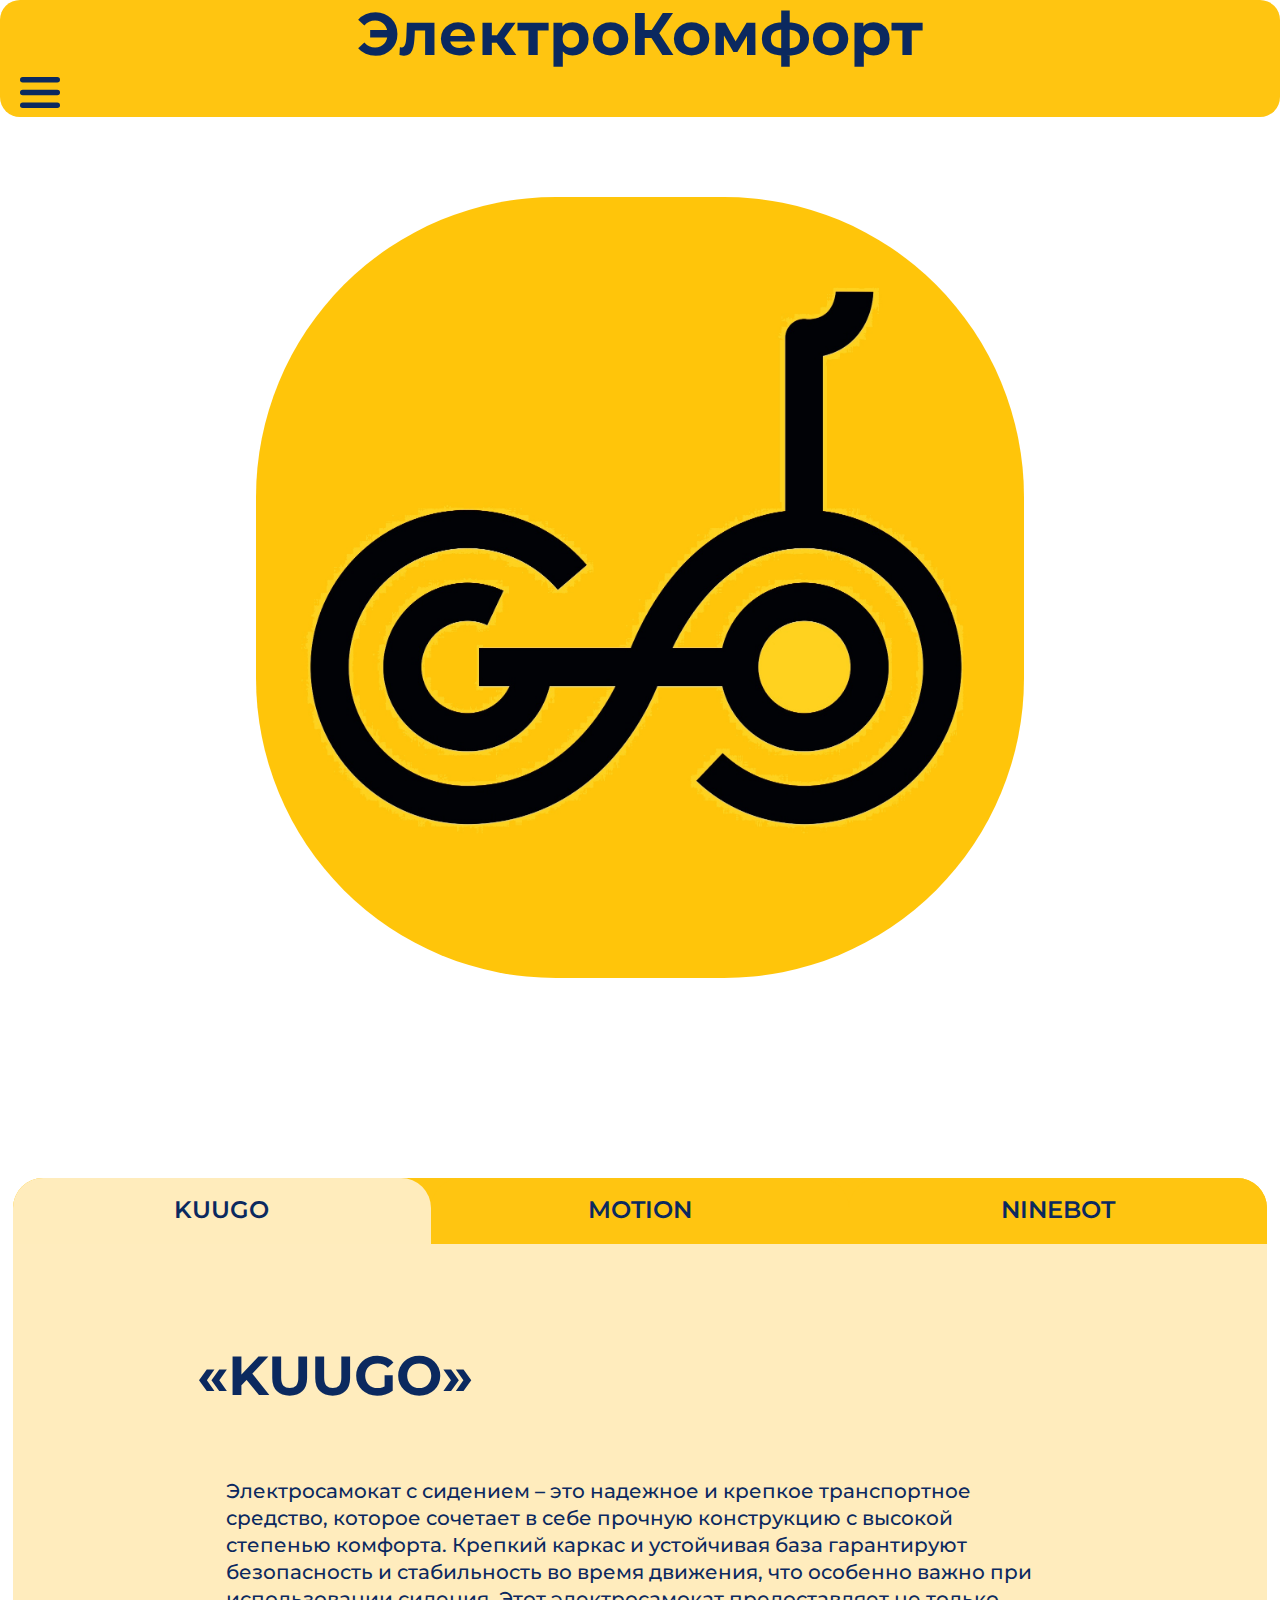
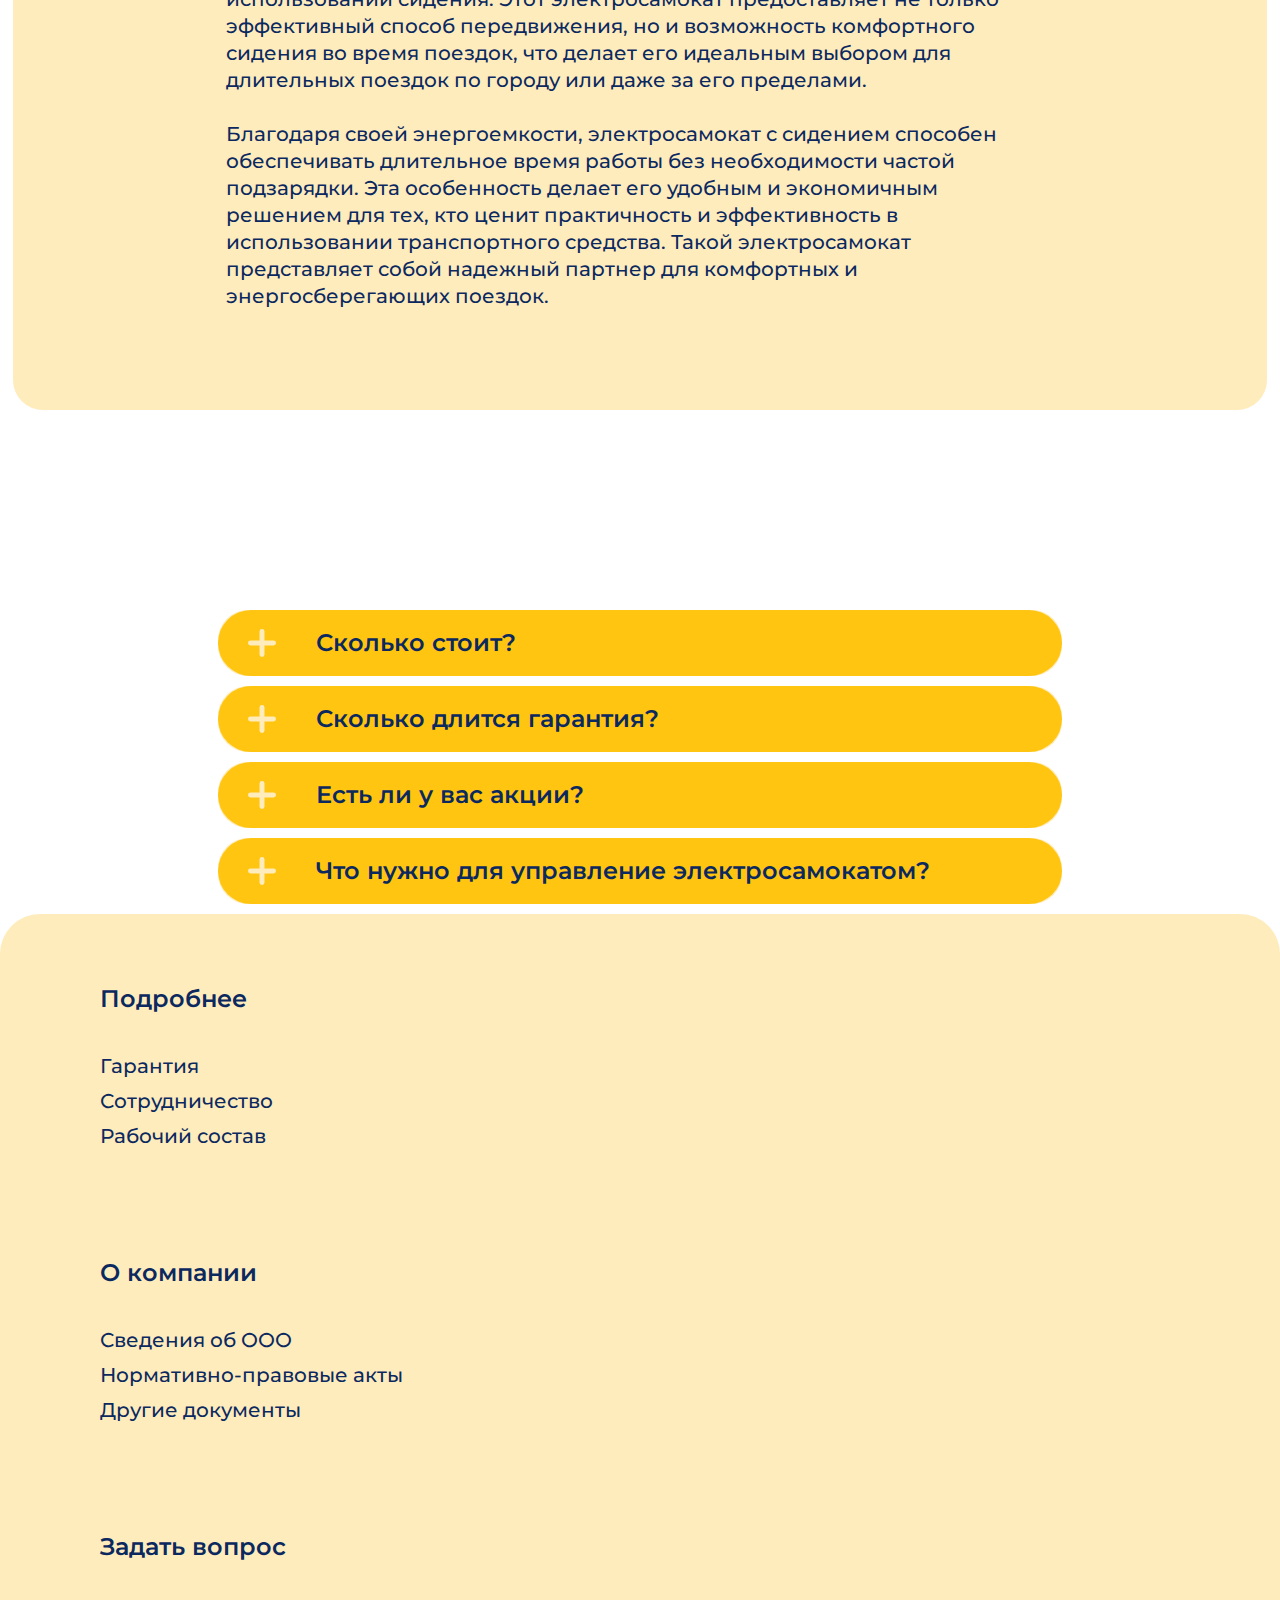
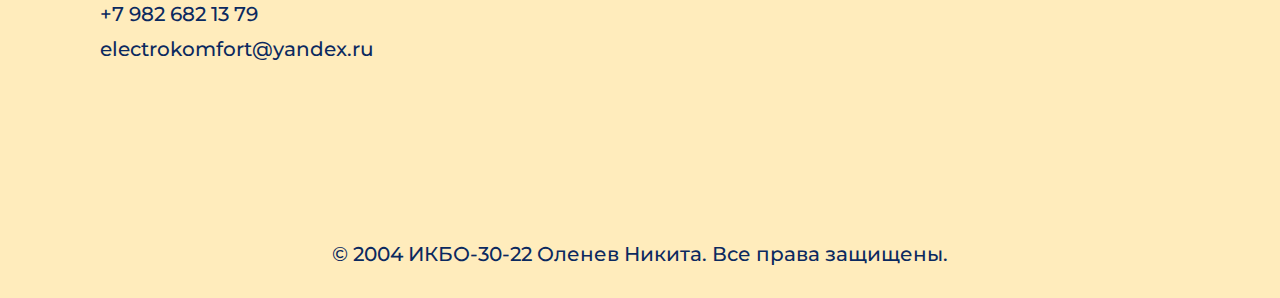
<file: index.html>
<!DOCTYPE html>
<html lang="en">
<head>
    <meta charset="UTF-8">
    <meta http-equiv="X-UA-Compatible" content="IE=edge">
    <meta name="viewport" content="width=device-width, initial-scale=1.0">
    <link rel="preconnect" href="https://fonts.googleapis.com">
    <link rel="preconnect" href="https://fonts.gstatic.com" crossorigin>
    <link href="https://fonts.googleapis.com/css2?family=Montserrat:wght@400;500;600;700&display=swap" rel="stylesheet">
    <link rel="stylesheet" href="GLAV_css/style.css">
    <title>ЭлектроКомфорт</title>
    <script src="GLAV_script.js"></script>
</head>
<body>
    <header>
            <p class="logo_name">ЭлектроКомфорт</p>
        <nav class="nav-main">
            <div class="menu_glav">
                <a href ="index.html" class="nav-a">Главная страница</a>
                <a href="FOTO_index.html" class="nav-a">Фотосет</a>
                <a href="FORM_index.html" class="nav-a">Под заказ</a>
                <a href="SHOP_index.html" class="nav-a">Купить</a>
                <a href="KORZINA_index.html" class="nav-a">Корзина
                    <div id ="card01" class="cartCount">0</div>
                </a>
            </div>
        </nav>
        
        <div class="burger-menu">
            <div class="burger-icon">
            <img src="GLAV_img/burger.svg" alt="Burger Icon" />
            </div>
            <div class="menu">
                <a href ="index.html" class="nav-a">Главная страница</a>
                <a href="FOTO_index.html" class="nav-a">Фотосет</a>
                <a href="FORM_index.html" class="nav-a">Под заказ</a>
                <a href="SHOP_index.html" class="nav-a">Купить</a>
                <a href="KORZINA_index.html" class="nav-a">Корзина
                    <div id ="card02" class="cartCount">0</div>
                </a>
            </div>
        </div>
    </header>

    <main>
        <div class="header-image">
            <img class="main-image" src="GLAV_img/Logotip.jpg" alt="">
        </div>
        <div class="tabs-container" id="about">
            <div class="tabs">
                <div class="tabs-nav">
                    <a href="" class="tabs-nav-btn active" data-tab="#tab-1">KUUGO</a>
                    <a href="" class="tabs-nav-btn" data-tab="#tab-2">MOTION</a>
                    <a href="" class="tabs-nav-btn" data-tab="#tab-3">NINEBOT</a>
                </div>
                <div class="tabs-content">
                    <div class="tabs-item active" id="tab-1">
                        <h1>&laquo;KUUGO&raquo;</h1>
                        <p>Электросамокат с сидением – это надежное и крепкое транспортное средство, которое сочетает в себе прочную конструкцию с высокой степенью комфорта. Крепкий каркас и устойчивая база гарантируют безопасность и стабильность во время движения, что особенно важно при использовании сидения. Этот электросамокат предоставляет не только эффективный способ передвижения, но и возможность комфортного сидения во время поездок, что делает его идеальным выбором для длительных поездок по городу или даже за его пределами.<br />
                            <br />
                            Благодаря своей энергоемкости, электросамокат с сидением способен обеспечивать длительное время работы без необходимости частой подзарядки. Эта особенность делает его удобным и экономичным решением для тех, кто ценит практичность и эффективность в использовании транспортного средства. Такой электросамокат представляет собой надежный партнер для комфортных и энергосберегающих поездок.
                            </p>
                    </div>
                    <div class="tabs-item" id="tab-2">
                        <h1>&laquo;MOTION&raquo;</h1>
                        <p>Светящийся скоростной электросамокат - это инновационное транспортное средство, которое не только обеспечивает быструю передвижение, но и добавляет элемент стиля и безопасности. Система подсветки, встроенная в дизайн самоката, придает ему уникальный внешний вид и делает его заметным даже в условиях низкой освещенности. Это особенно полезно для безопасности вечерних или ночных поездок, когда видимость становится критически важной.<br />
                        <br />
                        Скоростной режим электросамоката обеспечивает быстрое и эффективное перемещение, что делает его отличным выбором для тех, кто ценит экономию времени в городском ритме жизни. Современные технологии управления скоростью и безопасности делают этот электросамокат не только высокоскоростным, но и легко управляемым, что важно для комфортного и безопасного использования. Светящийся скоростной электросамокат представляет собой современное решение для тех, кто ищет сочетание стиля, удобства и динамичной мобильности.</p>
                    </div>
                    <div class="tabs-item" id="tab-3">
                        <h1>&laquo;NINEBOT&raquo;</h1>
                        <p>Электросамокат представляет собой инновационное средство передвижения, которое вобрало в себя все лучшие характеристики: быстроту, легкость и эргономичность. Благодаря мощному электродвигателю, этот электросамокат способен развивать высокую скорость, предоставляя пользователю эффективный и быстрый способ перемещения по городу. Такая мобильность особенно ценится в условиях современного ритма жизни, где время играет ключевую роль.<br />
                        <br />
                        Современные электросамокаты также известны своей легкостью и компактностью. Их конструкция обеспечивает превосходную маневренность, что делает их идеальным средством передвижения в условиях городских улиц и пешеходных зон. Благодаря использованию легких и прочных материалов, электросамокаты легко поднимаются и переносятся, что добавляет удобства в их использовании. Комбинация быстроты, легкости и эргономичного дизайна делает электросамокаты весьма привлекательными для тех, кто ценит эффективность и комфорт в городской среде.</p>
                    </div>
                </div>
            </div>
        </div>


        <div class="accordion" id="faq">
            <div class="accordion-item">
                <button class="accordion-header"><img src="GLAV_img/plus.svg" class="accordion-icon">Сколько стоит?</button>
                <div class="accordion-content">
                    <p>С ценами вы можете ознакомиться на странице "Купить".<br />
                    <br />
                    Там же вы можете добавить понравившийся вам товар в корзину.</p>
                </div>
            </div>
            <div class="accordion-item">
                <button class="accordion-header"><img src="GLAV_img/plus.svg" class="accordion-icon">Сколько длится гарантия?</button>
                <div class="accordion-content">
                    <p>Гарантия на готовые элктросамокаты длится 1 год.<br />
                    <br />
                    На кастомные версии гарантия полтора года.</p>
                </div>
            </div>
            <div class="accordion-item">
                <button class="accordion-header"><img src="GLAV_img/plus.svg" class="accordion-icon">Есть ли у вас акции?</button>
                <div class="accordion-content">
                    <p>Да, покупка вашего первого кастомного электросамоката будет дешевле на 20%.</p>
                </div>
            </div>
            <div class="accordion-item">
                <button class="accordion-header"><img src="GLAV_img/plus.svg" class="accordion-icon">Что нужно для управление электросамокатом?</button>
                <div class="accordion-content">
                    <p>В настоящий момент управлять самокатом может любой взрослый и ребенок с 14 лет.</p>
                </div>
            </div>
        </div>
    </main>

    <footer>
        <div class="basement">
            <div class="basement-info">
                <div class="basement-more">
                    <p class="basement-h">Подробнее</p>
                    <p class="basement-p">Гарантия</p>
                    <p class="basement-p">Сотрудничество</p>
                    <p class="basement-p">Рабочий состав</p>
                </div>
                <div class="basement-more">
                    <p class="basement-h">О&nbsp;компании</p>
                    <p class="basement-p">Сведения об&nbsp;ООО</p>
                    <p class="basement-p">Нормативно-правовые акты</p>
                    <p class="basement-p">Другие документы</p>
                </div>
                <div class="basement-more">
                    <p class="basement-h">Задать вопрос</p>
                    <p class="basement-p">+7 982 682 13 79</p>
                    <p class="basement-p">electrokomfort@yandex.ru</p>
                </div>
            </div>
            <p class="basement-copy">&copy;&nbsp;2004 ИКБО-30-22 Оленев Никита. Все права защищены.</p>
        </div>
    </footer>

</body>
</html>
</file>
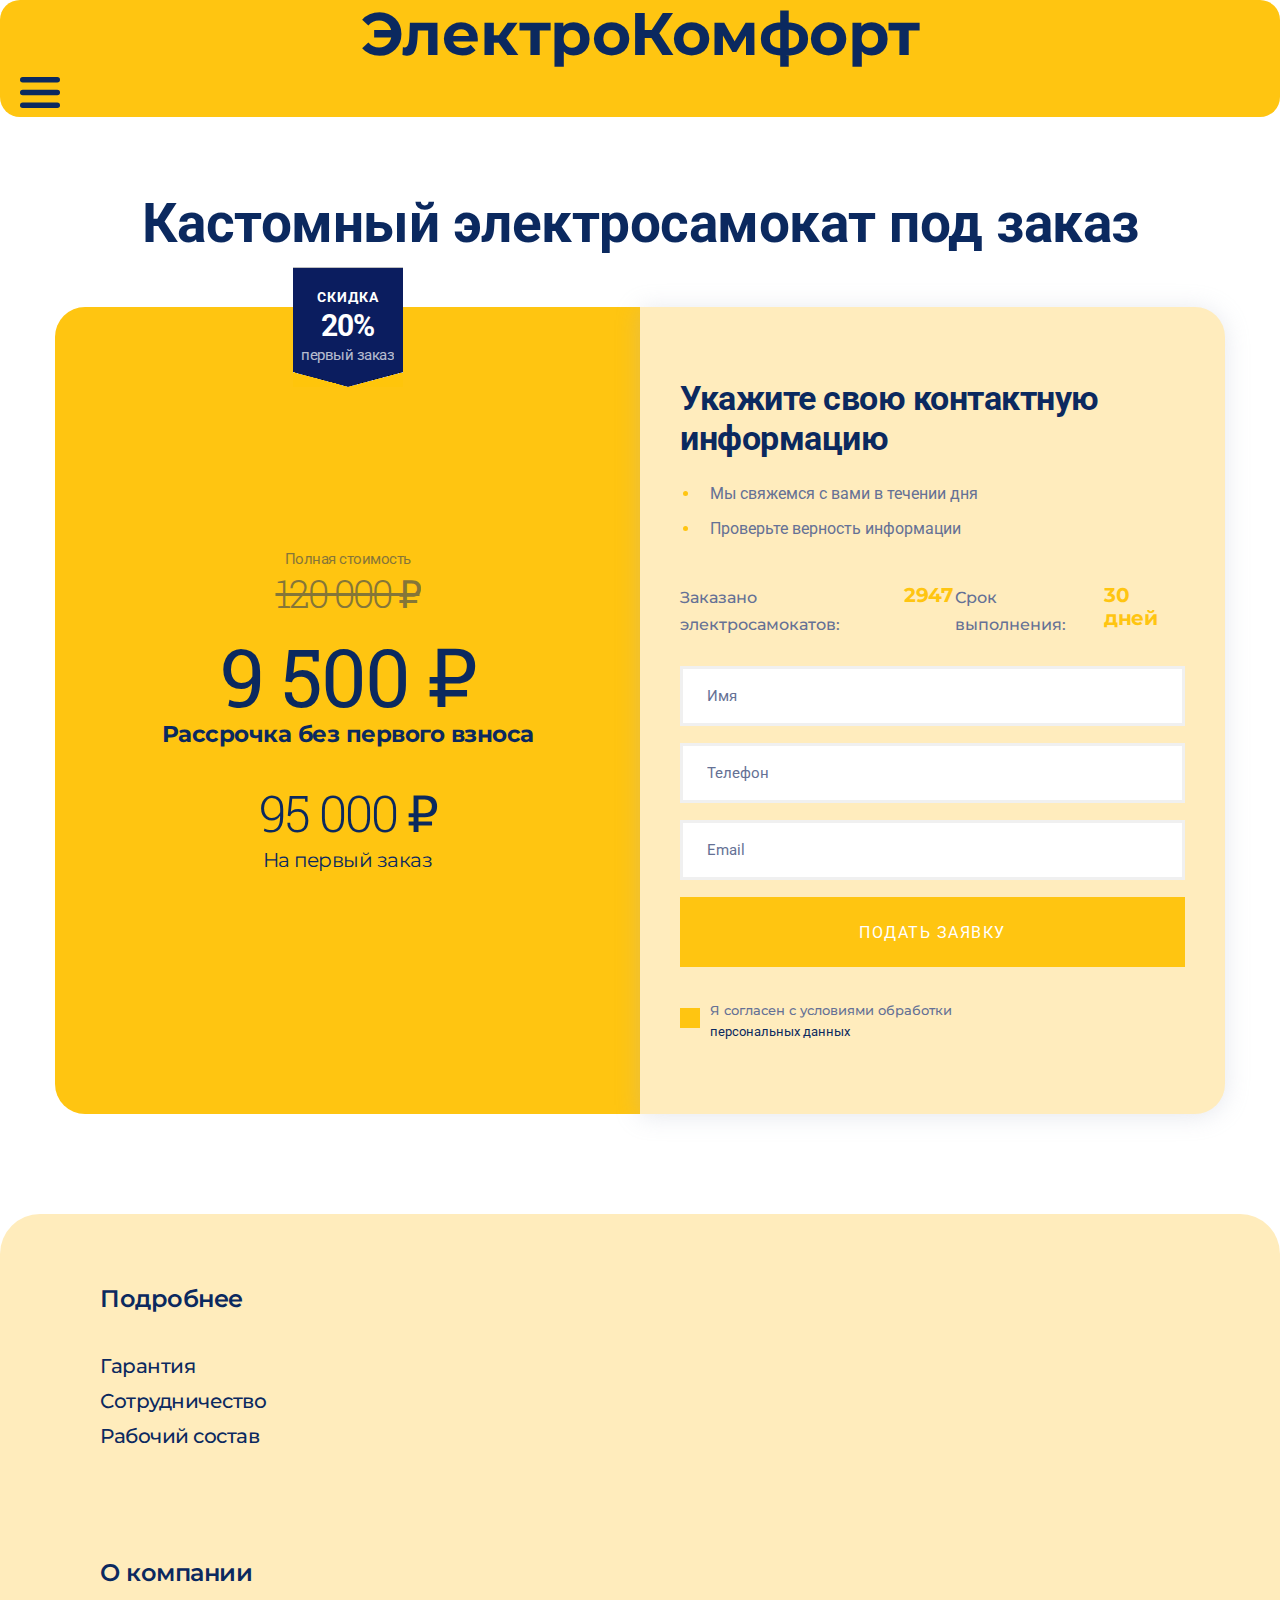
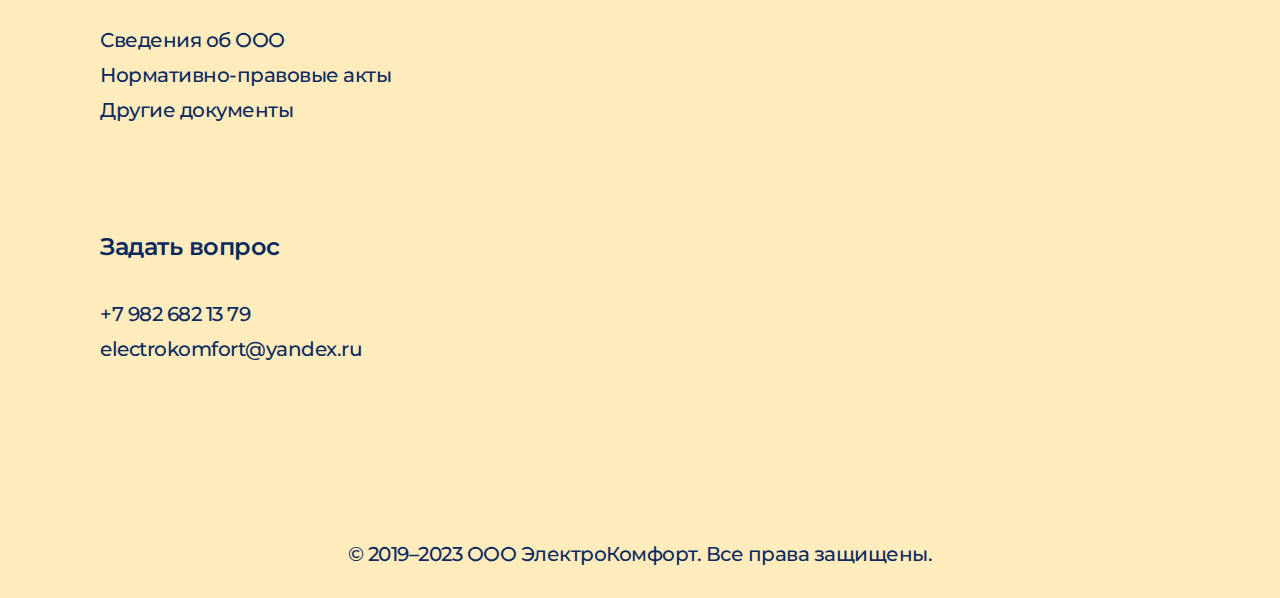
<file: FORM_index.html>
<!DOCTYPE html>
<html lang="en">
<head>
    <meta charset="UTF-8">
    <meta http-equiv="X-UA-Compatible" content="IE=edge">
    <meta name="viewport" content="width=device-width, initial-scale=1.0">
    <link rel="preconnect" href="https://fonts.googleapis.com">
    <link rel="preconnect" href="https://fonts.gstatic.com" crossorigin>
    <link href="https://fonts.googleapis.com/css2?family=Roboto+Slab:wght@300;400;700&family=Roboto:wght@400;700&display=swap" rel="stylesheet">
    <link href="https://fonts.googleapis.com/css2?family=Montserrat:wght@400;500;600;700&display=swap" rel="stylesheet">
    <link rel="stylesheet" href="FORM_css/style.css">
    <title>Курсы</title>
    <link rel="shortcut icon" href="FORM_img/favicon.ico" type="FORM_img/x-icon">
    <link rel="shortcut icon" href="FORM_img/favicon.ico" type="FORM_img/x-icon">
    <script src="GLAV_script.js"></script>
</head>

<body>
    <header>
            <p class="logo_name">ЭлектроКомфорт</p>
        <nav class="nav-main">
            <div class="menu_glav">
                <a href ="index.html" class="nav-a">Главная страница</a>
                <a href="FOTO_index.html" class="nav-a">Фотосет</a>
                <a href="FORM_index.html" class="nav-a">Под заказ</a>
                <a href="SHOP_index.html" class="nav-a">Купить</a>
                <a href="KORZINA_index.html" class="nav-a">Корзина
                    <div id ="card01" class="cartCount">0</div>
                </a>
            </div>
        </nav>
        
        <div class="burger-menu">
            <div class="burger-icon">
            <img src="GLAV_img/burger.svg" alt="Burger Icon" />
            </div>
            <div class="menu">
                <a href ="index.html" class="nav-a">Главная страница</a>
                <a href="FOTO_index.html" class="nav-a">Фотосет</a>
                <a href="FORM_index.html" class="nav-a">Под заказ</a>
                <a href="SHOP_index.html" class="nav-a">Купить</a>
                <a href="KORZINA_index.html" class="nav-a">Корзина
                    <div id ="card02" class="cartCount">0</div>
                </a>
            </div>
        </div>
    </header>

    <main>
        <div class="container">
            <h1 class="name">Кастомный электросамокат под заказ</h1>
            <section class="sec">

                <div class="block1">

                    <div class="flag">
                        <!-- <img src="images/Label.png" alt=""> -->
                        <div class="text-black">
                            <p class="tb1">СКИДКА</p>
                            <p class="tb2">20%</p>
                            <p class="tb3">первый заказ</p>
                        </div>
                    </div>

                    <div class="text1">
                        <div class="t1">
                            <p class="t11">Полная стоимость</p>
                            <p class="t12">120 000 ₽</p>
                        </div>
                        <div class="t2">
                            <p class="t21">9 500 ₽</p>
                            <p class="t22">Рассрочка без первого взноса</p>
                        </div>
                        <div class="t3">
                            <p class="t31">95 000 ₽</p>
                            <p class="t32">На первый заказ</p>
                        </div>
                    </div>
                </div>

                <div class="block2">
                    <div class="container2">
                        <h2>Укажите свою контактную информацию</h1>
                        <ul type="disc">
                            <li class="tel"><span>Мы свяжемся с вами в течении дня</span></li>
                            <li class="tel"><span>Проверьте верность информации</span></li>
                        </ul>
                        <div class="text2">
                            <div class="text21">
                                <p class="tso">Заказано электросамокатов:</p>
                                <p class="t719">2947</p>
                            </div>
                            <div class="text21">
                                <p class="tso">Срок выполнения:</p>
                                <p class="t719">30 дней</p>
                            </div>
                        </div>
                        <form>
                            <input type="text" name="username" placeholder="Имя">
                            <input type="text" name="phone" placeholder="Телефон">
                            <input type="text" name="email" placeholder="Email">
                            <button>ПОДАТЬ ЗАЯВКУ</button>
                        </form>
                        <div class="ofert">
                            <div class="checkbox">
                                <input class="checkbox_input" type="checkbox">
                            </div>
                            <div class="text3">
                                <p>Я согласен с условиями обработки</p>
                                <a href="">персональных данных</a>
                            </div>
                        </div>
                    </div>
                </div>

            </section>
        </div>
    </main>
    
    <footer>
        <div class="basement">
            <div class="basement-info">
                <div class="basement-more">
                    <p class="basement-h">Подробнее</p>
                    <p class="basement-p">Гарантия</p>
                    <p class="basement-p">Сотрудничество</p>
                    <p class="basement-p">Рабочий состав</p>
                </div>
                <div class="basement-more">
                    <p class="basement-h">О&nbsp;компании</p>
                    <p class="basement-p">Сведения об&nbsp;ООО</p>
                    <p class="basement-p">Нормативно-правовые акты</p>
                    <p class="basement-p">Другие документы</p>
                </div>
                <div class="basement-more">
                    <p class="basement-h">Задать вопрос</p>
                    <p class="basement-p">+7 982 682 13 79</p>
                    <p class="basement-p">electrokomfort@yandex.ru</p>
                </div>
            </div>
            <p class="basement-copy">&copy;&nbsp;2019&ndash;2023 ООО ЭлектроКомфорт. Все права защищены.</p>
        </div>
    </footer>
</body>
</html>
</file>
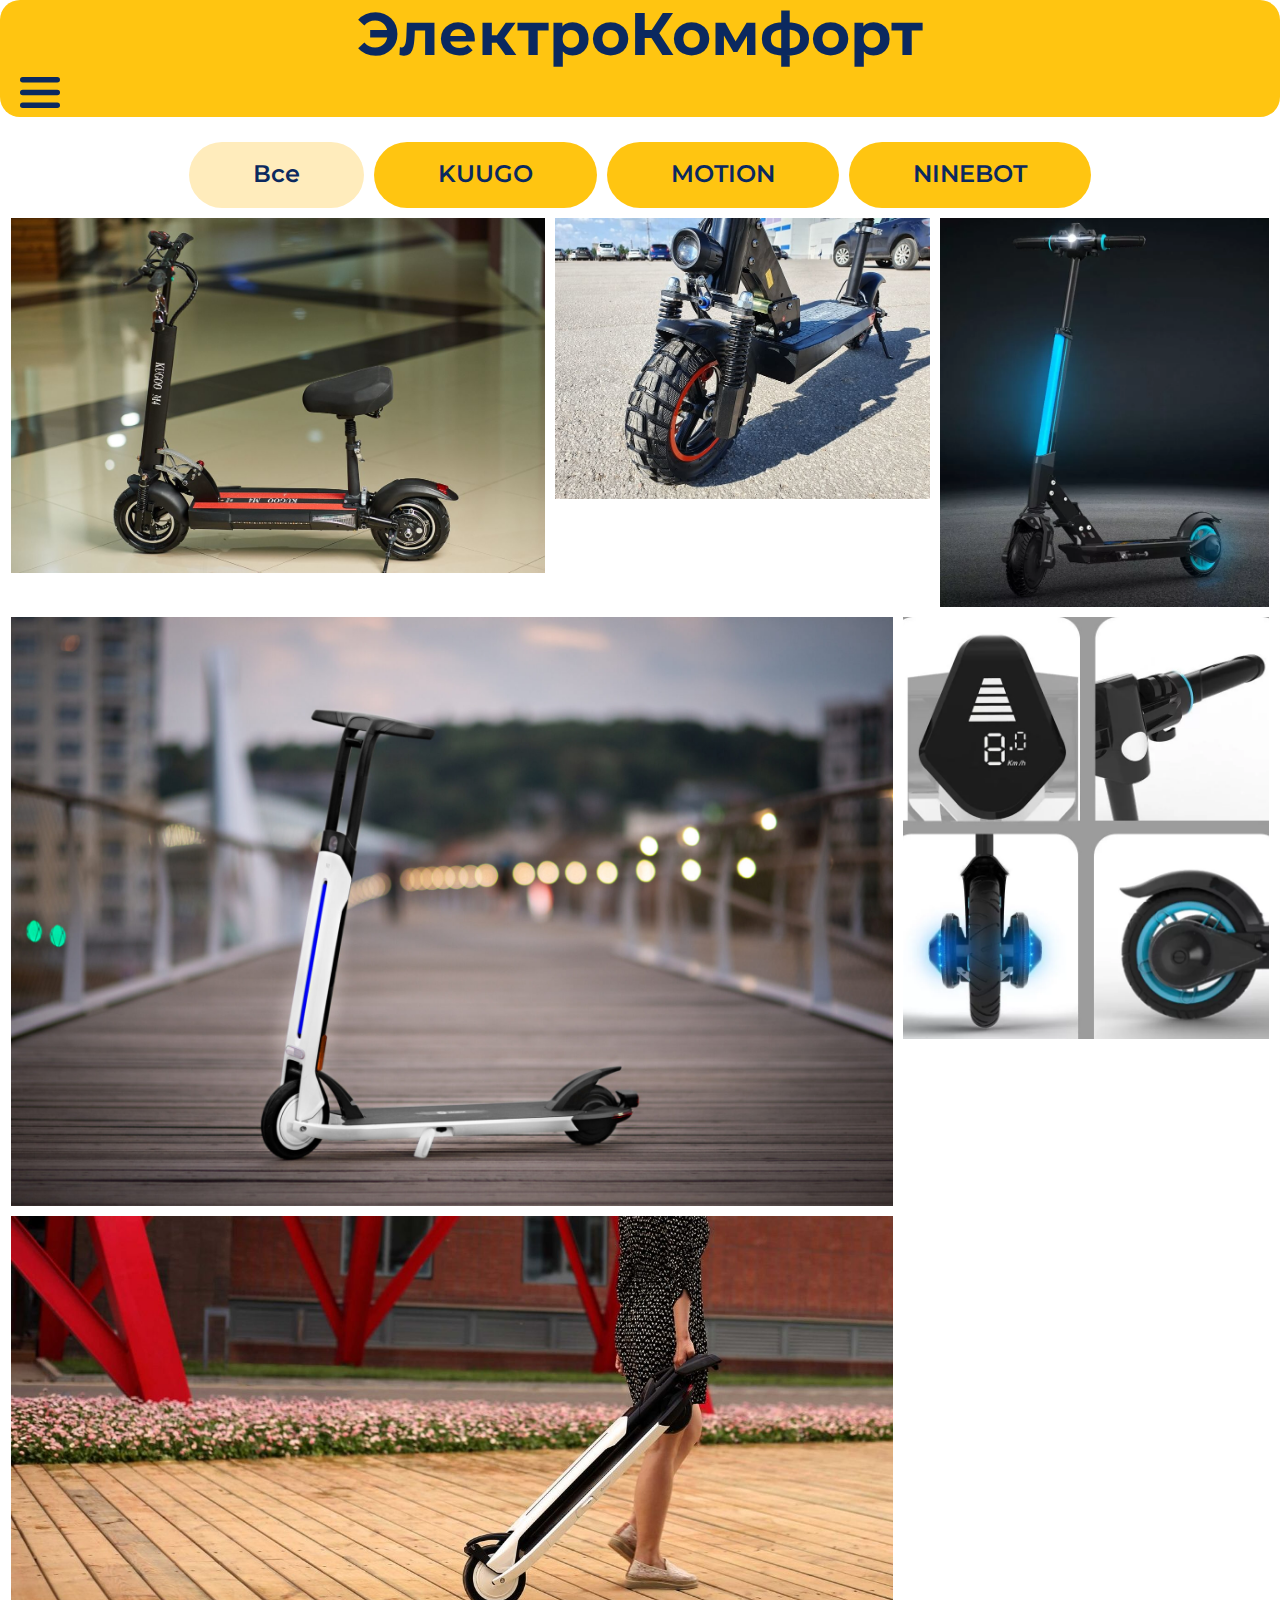
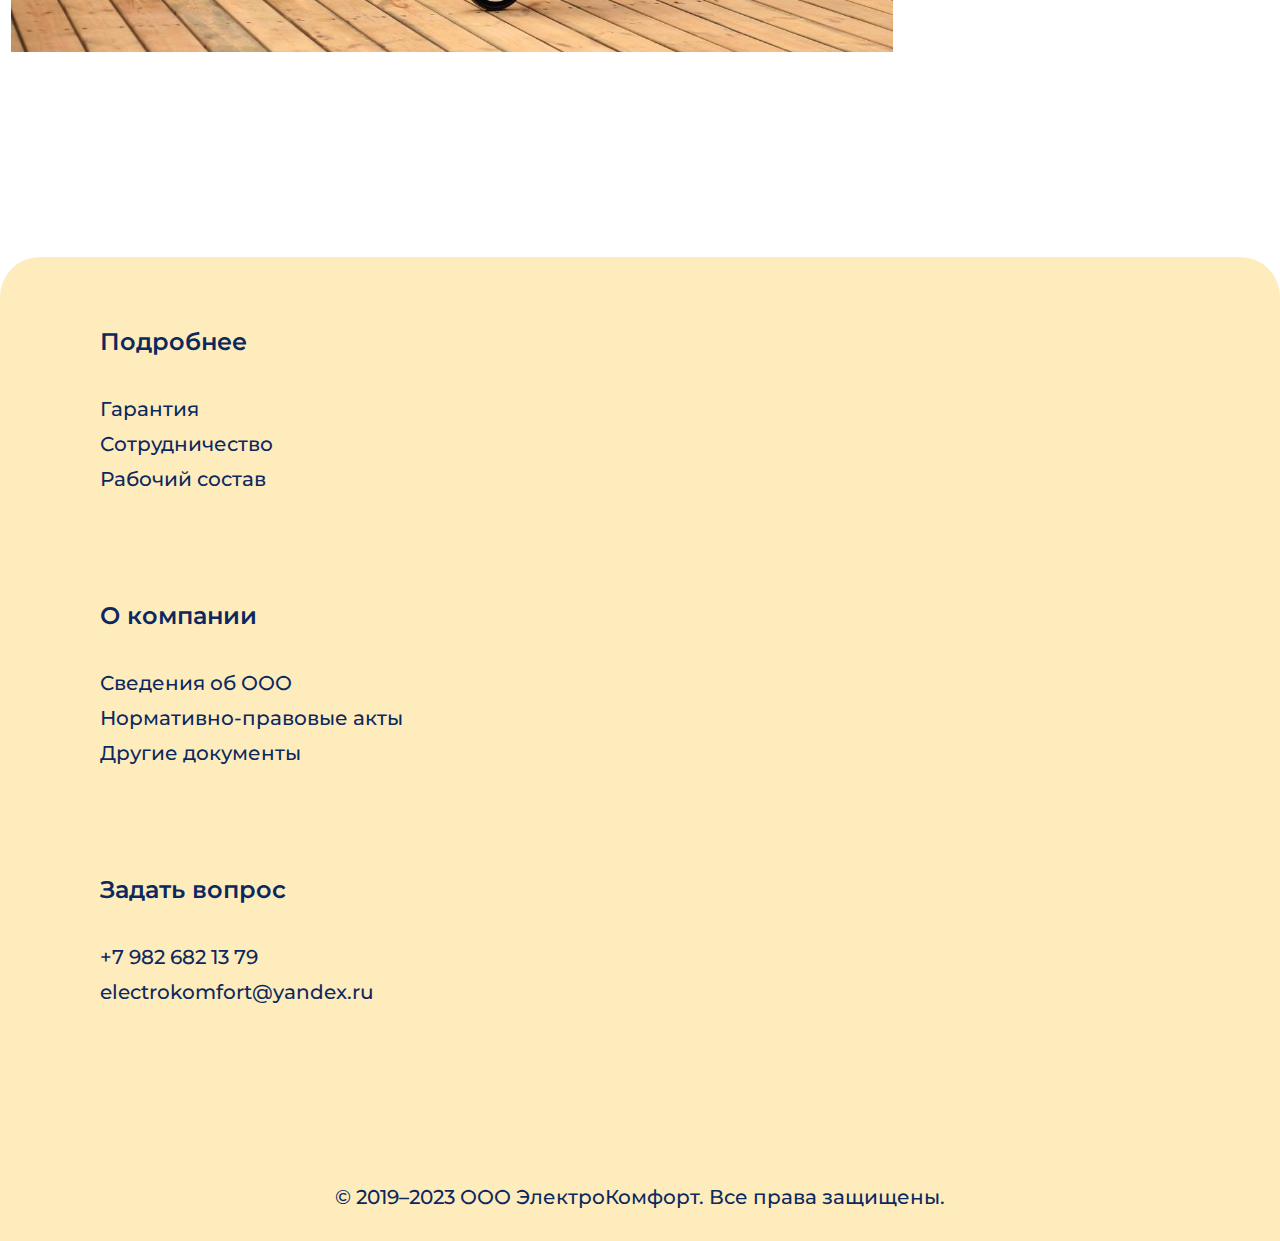
<file: FOTO_index.html>
<!DOCTYPE html>
<html lang="en">
<head>
    <meta charset="UTF-8">
    <meta http-equiv="X-UA-Compatible" content="IE=edge">
    <meta name="viewport" content="width=device-width, initial-scale=1.0">
    <link rel="preconnect" href="https://fonts.googleapis.com">
    <link rel="preconnect" href="https://fonts.gstatic.com" crossorigin>
    <link href="https://fonts.googleapis.com/css2?family=Montserrat:wght@400;500;600;700&display=swap" rel="stylesheet">
    <link rel="stylesheet" href="GLAV_css/style.css">
    <title>ДОЛ &laquo;Вишкиль&raquo;</title>
    <script src="GLAV_script.js"></script>
</head>
<body>
    <header>
            <p class="logo_name">ЭлектроКомфорт</p>
        <nav class="nav-main">
            <div class="menu_glav">
                <a href ="index.html" class="nav-a">Главная страница</a>
                <a href="FOTO_index.html" class="nav-a">Фотосет</a>
                <a href="FORM_index.html" class="nav-a">Под заказ</a>
                <a href="SHOP_index.html" class="nav-a">Купить</a>
                <a href="KORZINA_index.html" class="nav-a">Корзина
                    <div id ="card01" class="cartCount">0</div>
                </a>
            </div>
        </nav>
        
        <div class="burger-menu">
            <div class="burger-icon">
            <img src="GLAV_img/burger.svg" alt="Burger Icon" />
            </div>
            <div class="menu">
                <a href ="index.html" class="nav-a">Главная страница</a>
                <a href="FOTO_index.html" class="nav-a">Фотосет</a>
                <a href="FORM_index.html" class="nav-a">Под заказ</a>
                <a href="SHOP_index.html" class="nav-a">Купить</a>
                <a href="KORZINA_index.html" class="nav-a">Корзина
                    <div id ="card02" class="cartCount">0</div>
                </a>
            </div>
        </div>
    </header>

    <main>

        <div class="filter-container" id="photos">
            <div class="filter-buttons">
                <div><button class="filter-button active" data-filter="all">Все</button></div>
                <div><button class="filter-button" data-filter="kuugo">KUUGO</button></div>
                <div><button class="filter-button" data-filter="motion">MOTION</button></div>
                <div><button class="filter-button" data-filter="ninebot">NINEBOT</button></div>
            </div>
            <div class="photos-container">
                <div class="photos-box-1">
                    <div class="photo1"><img src="GLAV_img\kuugo m4\11927d27a6.jpg" data-filter="kuugo"></div>
                    <div class="photo2"><img src="GLAV_img\kuugo m4\a4ce4becacdfa04445f07228985170a8.jpg" data-filter="kuugo"></div>
                    <div class="photo3"><img src="GLAV_img\Motion L8\elektrosamokat_motion_l8.webp" data-filter="motion"></div>
                </div>
                <div class="photos-box-2">
                    <div class="photos-box-3">
                        <div class="photo4"><img src="GLAV_img\ninebot air\Air-T15E_Ambient-lights.jpg" data-filter="ninebot"></div>
                        <div class="photo5"><img src="GLAV_img\ninebot air\c154b3ff48d7fcd406611de96ec0928a.jpg" data-filter="ninebot"></div>
                    </div>
                    <div class="photo6"><img src="GLAV_img\Motion L8\elektrosamokat_motion_l8 (1).webp" data-filter="motion"></div>
                </div>
            </div>
        </div>

    </main>

    <footer>
        <div class="basement">
            <div class="basement-info">
                <div class="basement-more">
                    <p class="basement-h">Подробнее</p>
                    <p class="basement-p">Гарантия</p>
                    <p class="basement-p">Сотрудничество</p>
                    <p class="basement-p">Рабочий состав</p>
                </div>
                <div class="basement-more">
                    <p class="basement-h">О&nbsp;компании</p>
                    <p class="basement-p">Сведения об&nbsp;ООО</p>
                    <p class="basement-p">Нормативно-правовые акты</p>
                    <p class="basement-p">Другие документы</p>
                </div>
                <div class="basement-more">
                    <p class="basement-h">Задать вопрос</p>
                    <p class="basement-p">+7 982 682 13 79</p>
                    <p class="basement-p">electrokomfort@yandex.ru</p>
                </div>
            </div>
            <p class="basement-copy">&copy;&nbsp;2019&ndash;2023 ООО ЭлектроКомфорт. Все права защищены.</p>
        </div>
    </footer>

</body>
</html>
</file>
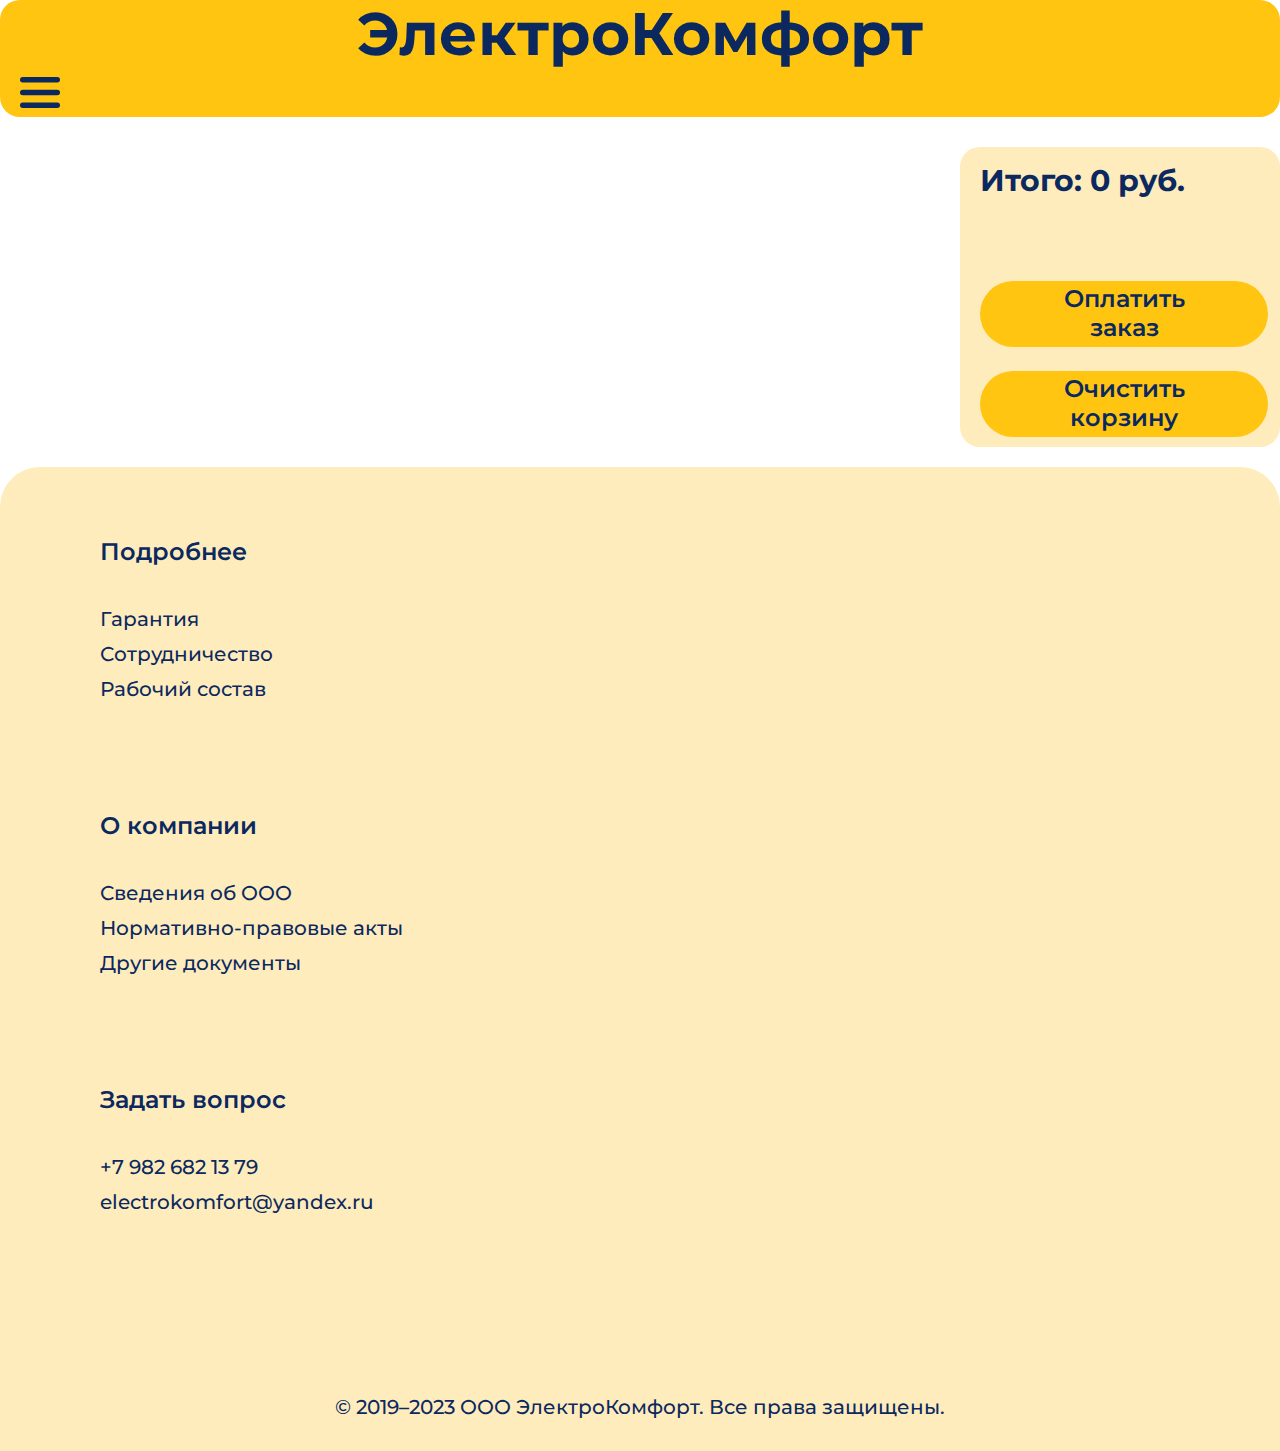
<file: KORZINA_index.html>
<!DOCTYPE html>
<html lang="en">
<head>
    <meta charset="UTF-8">
    <meta http-equiv="X-UA-Compatible" content="IE=edge">
    <meta name="viewport" content="width=device-width, initial-scale=1.0">
    <link rel="preconnect" href="https://fonts.googleapis.com">
    <link rel="preconnect" href="https://fonts.gstatic.com" crossorigin>
    <link href="https://fonts.googleapis.com/css2?family=Montserrat:wght@400;500;600;700&display=swap" rel="stylesheet">
    <link rel="stylesheet" href="GLAV_css/style.css">
    <title>ДОЛ &laquo;Вишкиль&raquo;</title>
    <script src="GLAV_script.js"></script>
</head>
<body>
    <header>
            <p class="logo_name">ЭлектроКомфорт</p>
        <nav class="nav-main">
            <div class="menu_glav">
                <a href ="index.html" class="nav-a">Главная страница</a>
                <a href="FOTO_index.html" class="nav-a">Фотосет</a>
                <a href="FORM_index.html" class="nav-a">Под заказ</a>
                <a href="SHOP_index.html" class="nav-a">Купить</a>
                <a href="KORZINA_index.html" class="nav-a">Корзина
                    <div id ="card01" class="cartCount">0</div>
                </a>
            </div>
            
        </nav>
        
        <div class="burger-menu">
            <div class="burger-icon">
            <img src="GLAV_img/burger.svg" alt="Burger Icon" />
            </div>
            <div class="menu">
                <a href ="index.html" class="nav-a">Главная страница</a>
                <a href="FOTO_index.html" class="nav-a">Фотосет</a>
                <a href="FORM_index.html" class="nav-a">Под заказ</a>
                <a href="SHOP_index.html" class="nav-a">Купить</a>
                <a href="KORZINA_index.html" class="nav-a">Корзина
                    <div id ="card02" class="cartCount">0</div>
                </a>
            </div>
        </div>
    </header>

    <main class="korz">
        <div id="cartItems"></div>
        <div id="cartSummary">
            <h2>Итого: <span id="totalPrice">0</span> руб.</h2>
            <button class ="rer1">Оплатить заказ</button>
            <button class ="rer2" onclick="clearCart()">Очистить корзину</button>
        </div>
    </main>

    <footer>
        <div class="basement">
            <div class="basement-info">
                <div class="basement-more">
                    <p class="basement-h">Подробнее</p>
                    <p class="basement-p">Гарантия</p>
                    <p class="basement-p">Сотрудничество</p>
                    <p class="basement-p">Рабочий состав</p>
                </div>
                <div class="basement-more">
                    <p class="basement-h">О&nbsp;компании</p>
                    <p class="basement-p">Сведения об&nbsp;ООО</p>
                    <p class="basement-p">Нормативно-правовые акты</p>
                    <p class="basement-p">Другие документы</p>
                </div>
                <div class="basement-more">
                    <p class="basement-h">Задать вопрос</p>
                    <p class="basement-p">+7 982 682 13 79</p>
                    <p class="basement-p">electrokomfort@yandex.ru</p>
                </div>
            </div>
            <p class="basement-copy">&copy;&nbsp;2019&ndash;2023 ООО ЭлектроКомфорт. Все права защищены.</p>
        </div>
    </footer>

</body>
</html>
</file>
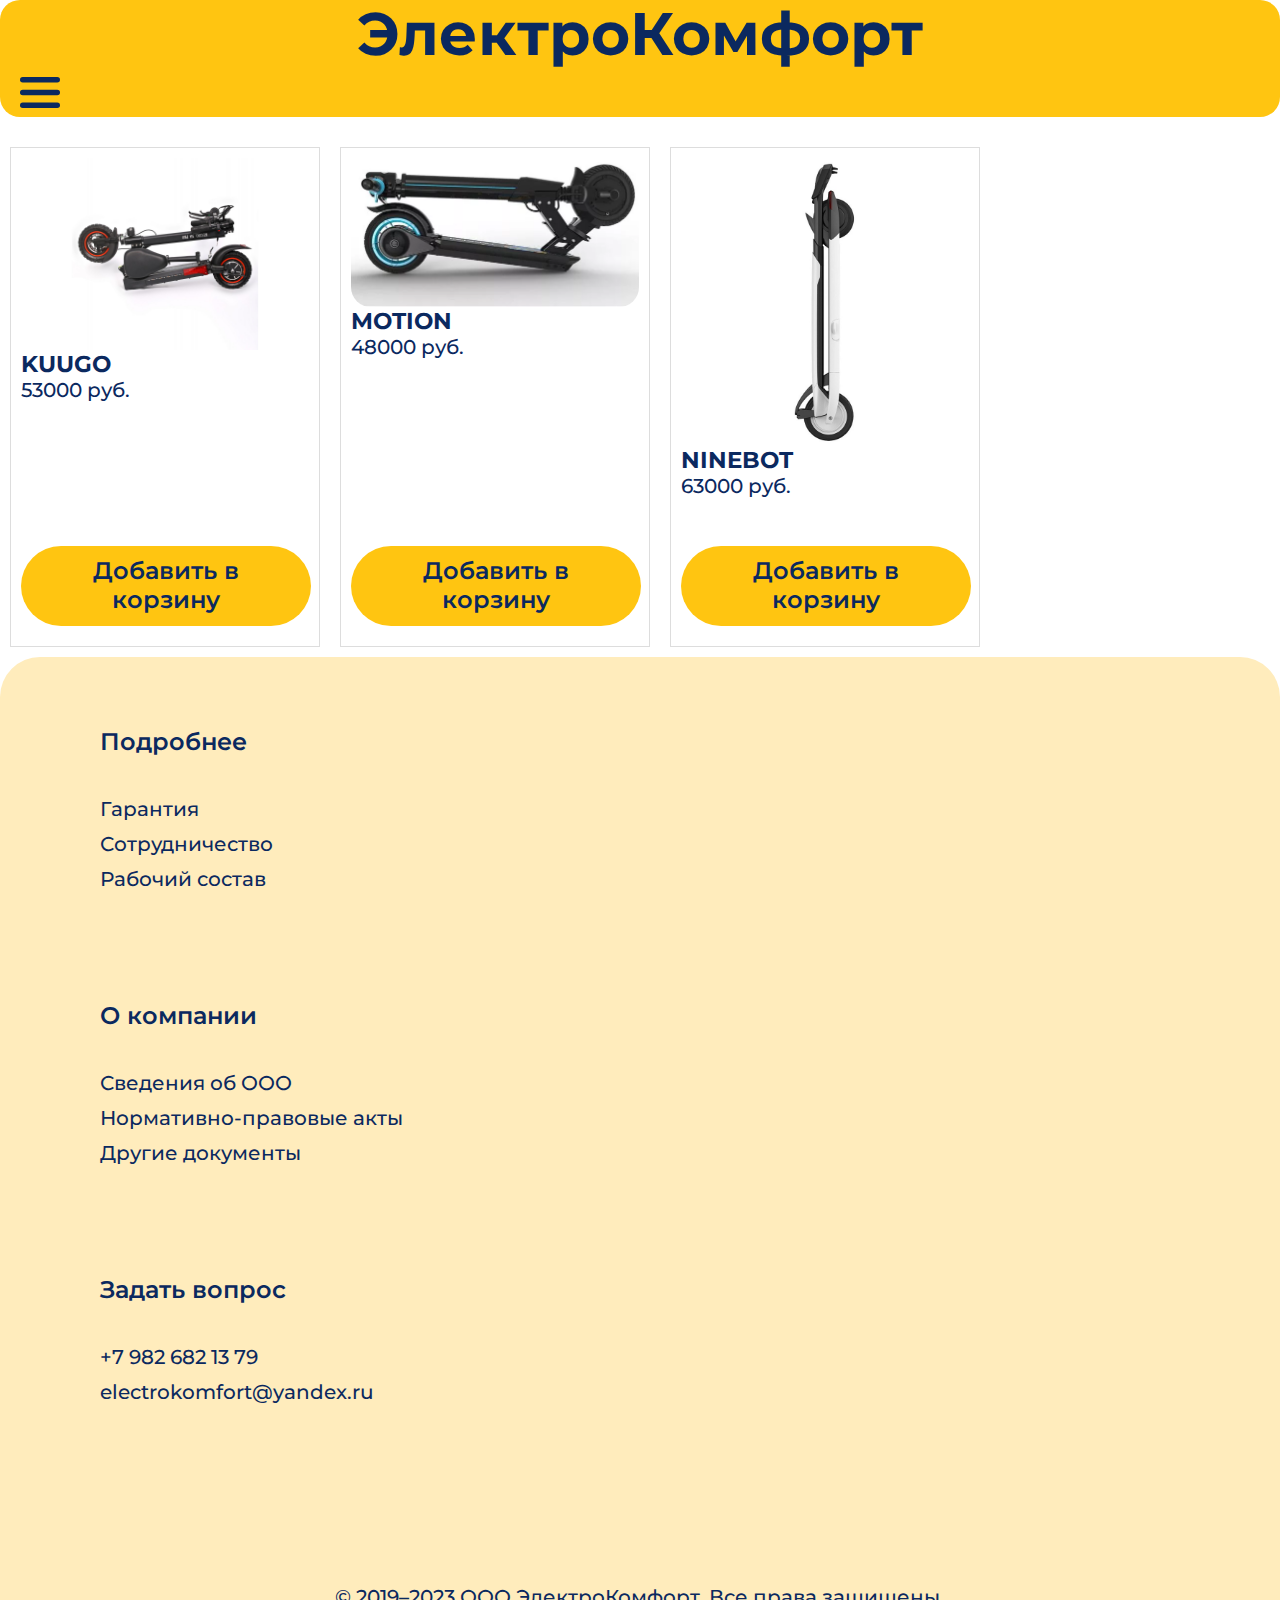
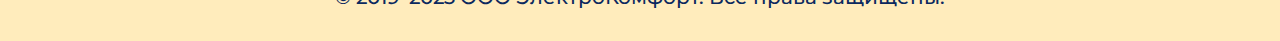
<file: SHOP_index.html>
<!DOCTYPE html>
<html lang="en">
<head>
    <meta charset="UTF-8">
    <meta http-equiv="X-UA-Compatible" content="IE=edge">
    <meta name="viewport" content="width=device-width, initial-scale=1.0">
    <link rel="preconnect" href="https://fonts.googleapis.com">
    <link rel="preconnect" href="https://fonts.gstatic.com" crossorigin>
    <link href="https://fonts.googleapis.com/css2?family=Montserrat:wght@400;500;600;700&display=swap" rel="stylesheet">
    <link rel="stylesheet" href="GLAV_css/style.css">
    <title>ДОЛ &laquo;Вишкиль&raquo;</title>
    <script src="GLAV_script.js"></script>
</head>
<body>
    <header>
            <p class="logo_name">ЭлектроКомфорт</p>
        <nav class="nav-main">
            <div class="menu_glav">
                <a href ="index.html" class="nav-a">Главная страница</a>
                <a href="FOTO_index.html" class="nav-a">Фотосет</a>
                <a href="FORM_index.html" class="nav-a">Под заказ</a>
                <a href="SHOP_index.html" class="nav-a">Купить</a>
                <a href="KORZINA_index.html" class="nav-a">Корзина
                    <div id ="card01" class="cartCount">0</div>
                </a>
            </div>
        </nav>
        
        <div class="burger-menu">
            <div class="burger-icon">
            <img src="GLAV_img/burger.svg" alt="Burger Icon" />
            </div>
            <div class="menu">
                <a href ="index.html" class="nav-a">Главная страница</a>
                <a href="FOTO_index.html" class="nav-a">Фотосет</a>
                <a href="FORM_index.html" class="nav-a">Под заказ</a>
                <a href="SHOP_index.html" class="nav-a">Купить</a>
                <a href="KORZINA_index.html" class="nav-a">Корзина
                    <div id ="card02" class="cartCount">0</div>
                </a>
            </div>
        </div>
    </header>

    <main>
       <div class="shop" id="productCatalog"></div>
    </main>

    <footer>
        <div class="basement">
            <div class="basement-info">
                <div class="basement-more">
                    <p class="basement-h">Подробнее</p>
                    <p class="basement-p">Гарантия</p>
                    <p class="basement-p">Сотрудничество</p>
                    <p class="basement-p">Рабочий состав</p>
                </div>
                <div class="basement-more">
                    <p class="basement-h">О&nbsp;компании</p>
                    <p class="basement-p">Сведения об&nbsp;ООО</p>
                    <p class="basement-p">Нормативно-правовые акты</p>
                    <p class="basement-p">Другие документы</p>
                </div>
                <div class="basement-more">
                    <p class="basement-h">Задать вопрос</p>
                    <p class="basement-p">+7 982 682 13 79</p>
                    <p class="basement-p">electrokomfort@yandex.ru</p>
                </div>
            </div>
            <p class="basement-copy">&copy;&nbsp;2019&ndash;2023 ООО ЭлектроКомфорт. Все права защищены.</p>
        </div>
    </footer>

</body>
</html>
</file>
<file: GLAV_css/style.css>
@charset "UTF-8";
/*Обнуляющие стили*/
/*Очистим все отступы и границы*/
@import url("https://fonts.googleapis.com/css2?family=Montserrat:wght@400;500;600;700&display=swap");
* {
  padding: 0;
  margin: 0;
  border: 0;
}

*,
*::before,
*::after {
  -webkit-box-sizing: border-box;
  box-sizing: border-box;
}

/*Убираем линии обводки некоторых браузеров*/
:focus,
:active {
  outline: none;
}

a:focus,
a:active {
  outline: none;
}

/*задаем блочными теги Html5*/
nav,
footer,
header,
aside {
  display: block;
}

.modal, .basement-p, .slide-p, p, input,
textarea, html,
body {
  font-family: "Montserrat";
  font-style: normal;
  font-weight: 500;
  font-size: 20px;
  line-height: 27px;
  color: #0B295F;
}

.modal p, .basement-h, .slide-name, .accordion-header, .filter-button, .tabs-nav-btn.active, .tabs-nav-btn, .nav-a, button {
  font-family: "Montserrat";
  font-style: normal;
  font-weight: 600;
  font-size: 24px;
  line-height: 29px;
  color: #0B295F;
}

h1 {
  font-family: "Montserrat";
  font-style: normal;
  font-weight: 700;
  font-size: 55px;
  line-height: 64px;
  color: #0B295F;
}

html,
body {
  -ms-text-size-adjust: 100%;
  -moz-text-size-adjust: 100%;
  -webkit-text-size-adjust: 100%;
}

/*задаем наследование шрифтов*/
input::-ms-clear {
  display: none;
}

button {
  cursor: pointer;
}

button::-moz-focus-inner {
  padding: 0;
  border: 0;
}

a,
a:visited {
  text-decoration: none;
  color: #0B295F;
}

a:hover {
  text-decoration: none;
}

ul li {
  list-style: none;
}

img {
  vertical-align: top;
  width: 100%;
}

button {
  background: #FFC511;
  border-radius: 40px;
  height: 66px;
  padding-left: 64px;
  padding-right: 64px;
  padding-bottom: 3px;
}

nav {
  display: -webkit-box;
  display: -ms-flexbox;
  display: flex;
  -webkit-box-orient: horizontal;
  -webkit-box-direction: normal;
      -ms-flex-direction: row;
          flex-direction: row;
  -webkit-box-pack: justify;
      -ms-flex-pack: justify;
          justify-content: space-between;
  -webkit-box-align: center;
      -ms-flex-align: center;
          align-items: center;
  max-width: 90%;
  margin: 0 auto;
  margin-top: 40px;
}

.nav-a {
  margin-right: 140px;
  z-index: 3;
  position: relative;
}

.nav-a:last-child {
  margin-right: 0;
}

.header-image {
  width: 40%;
  height: 40%;
  margin: 0 auto;
  margin-top: 80px;
}

.main-image{
border-radius: 300px;
}

.tabs-container {
  max-width: 98%;
  margin: 200px auto;
}

.tabs-content {
  background: #FFECBD;
  border-radius: 0px 0px 30px 30px;
  -webkit-border-radius: 0px 0px 30px 30px;
  -moz-border-radius: 0px 0px 30px 30px;
  -ms-border-radius: 0px 0px 30px 30px;
  -o-border-radius: 0px 0px 30px 30px;
}

.tabs-nav {
  display: -webkit-box;
  display: -ms-flexbox;
  display: flex;
  background: #FFC511;
  border-radius: 30px 30px 0px 0px;
  -webkit-border-radius: 30px 30px 0px 0px;
  -moz-border-radius: 30px 30px 0px 0px;
  -ms-border-radius: 30px 30px 0px 0px;
  -o-border-radius: 30px 30px 0px 0px;
}

.tabs-nav-btn {
  -webkit-box-flex: 0;
      -ms-flex: 0 1 33.333%;
          flex: 0 1 33.333%;
  text-align: center;
  background: #FFC511;
  height: 66px;
  border-radius: 30px 30px 0px 0px;
  padding-top: 17px;
}

.tabs-nav-btn.active {
  text-align: center;
  background: #FFECBC;
  border-radius: 30px 30px 0px 0px;
}

.tabs-item {
  display: none;
}

.tabs-item.active {
  display: block;
}

.tabs-item h1 {
  padding-top: 100px;
  padding-bottom: 70px;
  text-indent: -29px;
  max-width: 66%;
  margin: 0 auto;
}

.tabs-item p {
  max-width: 66%;
  margin: 0 auto;
  padding-bottom: 100px;
}

.tabs-button {
  display: -webkit-box;
  display: -ms-flexbox;
  display: flex;
  -webkit-box-pack: center;
      -ms-flex-pack: center;
          justify-content: center;
  max-width: 66%;
  margin: 0 auto;
  padding-top: 100px;
  padding-bottom: 100px;
}

.filter-button {
  background: #FFC511;
  border-radius: 40px;
  height: 66px;
  padding-left: 64px;
  padding-right: 64px;
  padding-bottom: 3px;
  margin: 5px;
}

.filter-buttons {
  display: -webkit-box;
  display: -ms-flexbox;
  display: flex;
  -webkit-box-pack: center;
      -ms-flex-pack: center;
          justify-content: center;
  -webkit-box-align: center;
      -ms-flex-align: center;
          align-items: center;
  -ms-flex-wrap: wrap;
      flex-wrap: wrap;
  max-width: 1000px;
}

.filter-button.active {
  background: #FFECBC;
}

.filter-container {
  display: -webkit-box;
  display: -ms-flexbox;
  display: flex;
  -webkit-box-pack: center;
      -ms-flex-pack: center;
          justify-content: center;
  -webkit-box-align: center;
      -ms-flex-align: center;
          align-items: center;
  -webkit-box-orient: vertical;
  -webkit-box-direction: normal;
      -ms-flex-direction: column;
          flex-direction: column;
  margin-bottom: 200px;
}

.photos-container {
  display: -webkit-box;
  display: -ms-flexbox;
  display: flex;
  -webkit-box-orient: vertical;
  -webkit-box-direction: normal;
      -ms-flex-direction: column;
          flex-direction: column;
  -webkit-box-align: center;
      -ms-flex-align: center;
          align-items: center;
  -webkit-box-pack: center;
      -ms-flex-pack: center;
          justify-content: center;
  max-width: 99%;
  margin: 0 auto;
}

.photos-box-1 {
  display: -webkit-box;
  display: -ms-flexbox;
  display: flex;
  -webkit-box-pack: justify;
      -ms-flex-pack: justify;
          justify-content: space-between;
}

.photos-box-2 {
  display: -webkit-box;
  display: -ms-flexbox;
  display: flex;
  -webkit-box-pack: justify;
      -ms-flex-pack: justify;
          justify-content: space-between;
}

.photos-box-3 {
  display: -webkit-box;
  display: -ms-flexbox;
  display: flex;
  -webkit-box-orient: vertical;
  -webkit-box-direction: normal;
      -ms-flex-direction: column;
          flex-direction: column;
}

.photo6 {
  padding: 5px;
}

.photo4, .photo5 {
  padding: 5px;
}

.photo1, .photo3 {
  padding: 5px;
}

.photo2 {
  padding: 5px;
}

.accordion {
  display: -webkit-box;
  display: -ms-flexbox;
  display: flex;
  -webkit-box-orient: vertical;
  -webkit-box-direction: normal;
      -ms-flex-direction: column;
          flex-direction: column;
  -webkit-box-align: center;
      -ms-flex-align: center;
          align-items: center;
}

.accordion-item {
  background: #FFECBC;
  border-radius: 30px;
  width: 66%;
  margin-bottom: 10px;
}

.accordion-header {
  display: -webkit-box;
  display: -ms-flexbox;
  display: flex;
  -webkit-box-align: center;
      -ms-flex-align: center;
          align-items: center;
  padding: 10px;
  cursor: pointer;
  border: none;
  background: #FFC511;
  width: 100%;
  text-align: left;
}

.accordion-content {
  background: #FFECBC;
  padding: 60px 100px;
  display: none;
  border-radius: 30px;
  -webkit-border-radius: 30px;
  -moz-border-radius: 30px;
  -ms-border-radius: 30px;
  -o-border-radius: 30px;
}

.accordion-icon {
  display: inline-block;
  width: 28px;
  height: 28px;
  -webkit-transition: -webkit-transform 0.3s ease;
  transition: -webkit-transform 0.3s ease;
  transition: transform 0.3s ease;
  transition: transform 0.3s ease, -webkit-transform 0.3s ease;
  margin-left: 20px;
  margin-right: 40px;
}

.container {
  width: 66%;
  margin: 200px auto;
}

.slider {
  width: 100%;
  height: 400px;
}

.slider-container {
  position: relative;
  width: 100%;
  height: 100%;
}

.slide {
  position: absolute;
  background: #FFECBC;
  -webkit-box-shadow: 0 0 20px rgba(0, 0, 0, 0.1);
          box-shadow: 0 0 20px rgba(0, 0, 0, 0.1);
  border-radius: 30px;
  -webkit-border-radius: 30px;
  -moz-border-radius: 30px;
  -ms-border-radius: 30px;
  -o-border-radius: 30px;
  width: 510px;
  height: 290px;
  padding: 27px;
  -webkit-transition: all 0.5s;
  transition: all 0.5s;
}

.slide-img {
  max-width: 80px;
  max-height: 80px;
  margin-right: 20px;
}

.slide-flex {
  display: -webkit-box;
  display: -ms-flexbox;
  display: flex;
  -webkit-box-align: center;
      -ms-flex-align: center;
          align-items: center;
  margin-bottom: 15px;
}

.basement {
  background-color: #FFECBC;
  border-radius: 40px 40px 0 0;
  -webkit-border-radius: 40px 40px 0 0;
  -moz-border-radius: 40px 40px 0 0;
  -ms-border-radius: 40px 40px 0 0;
  -o-border-radius: 40px 40px 0 0;
}

.basement-h {
  margin-bottom: 40px;
}

.basement-p {
  margin-bottom: 8px;
}

.basement-more {
  display: -webkit-box;
  display: -ms-flexbox;
  display: flex;
  -webkit-box-orient: vertical;
  -webkit-box-direction: normal;
      -ms-flex-direction: column;
          flex-direction: column;
}

.basement-info {
  display: -webkit-box;
  display: -ms-flexbox;
  display: flex;
  -webkit-box-pack: justify;
      -ms-flex-pack: justify;
          justify-content: space-between;
  padding: 70px 250px;
}

.basement-copy {
  text-align: center;
  padding-bottom: 30px;
}

.modal {
  display: none;
  position: fixed;
  z-index: 9999;
  left: 0;
  top: 0;
  width: 100%;
  height: 100%;
  overflow: auto;
  background-color: rgba(0, 0, 0, 0.3);
}

.modal p {
  margin-bottom: 50px;
}

.modal button {
  margin-top: 50px;
}

.modal-content {
  background-color: #fff;
  border-radius: 30px;
  margin: 10% auto;
  padding: 60px;
  width: 70%;
  -webkit-border-radius: 40px;
  -moz-border-radius: 30px;
  -ms-border-radius: 30px;
  -o-border-radius: 30px;
}

.close {
  float: right;
  cursor: pointer;
}

.burger-menu {
  display: none;
}

.korz{
  display: grid;
  grid-column: 2;
  grid-template-columns: 75% 25%;
  margin-bottom: 20px;
}

.cartCount{
  position: absolute;
  top: -2px;
  right: -25px;
  width: auto;
  height: 30px;
  background-color: #FFECBC;
  border-radius: 20%;
  z-index: 20;
  text-align: center;
 }

 .logo_name{
  font-size: 60px; 
  font-weight: bold; 
  text-align: center;
  border: 20px;
  margin-bottom: 50px;
  transform: translateY(20px);
}

@media (max-width: 1100px) {
.korz{
  margin: 20px;
  display: block;

}
}

@media (max-width: 1400px) {
  .nav-a {
    margin: 10px;
  }

  .cartCount{
    position: relative;
    left: 0px;
    width: 70px;
    height: 30px;
    background-color: #FFECBC;
    border-radius: 20%;
    z-index: 20;
    text-align: center;
   }

  .nav-main {
    display: none;
  }
  .header-image {
    width: 60%;
    height: 60%;
    margin: 0 auto;
    margin-top: 80px;
  }
  .basement-info {
    display: -webkit-box;
    display: -ms-flexbox;
    display: flex;
    -webkit-box-orient: vertical;
    -webkit-box-direction: normal;
        -ms-flex-direction: column;
            flex-direction: column;
    padding: 70px 100px;
  }
  .basement-more {
    display: -webkit-box;
    display: -ms-flexbox;
    display: flex;
    -webkit-box-orient: vertical;
    -webkit-box-direction: normal;
        -ms-flex-direction: column;
            flex-direction: column;
    margin-bottom: 100px;
  }
  .burger-menu {
    display: block;
  }
  .burger-icon {
    display: block;
    height: 40px;
    width: 40px;
    margin: 20px;
  }
  .menu button {
    max-width: 400px;
  }
  .burger-menu.open {
    display: block;
  }
}
.menu {
  display: -webkit-box;
  display: -ms-flexbox;
  display: flex;
  -webkit-box-orient: vertical;
  -webkit-box-direction: normal;
      -ms-flex-direction: column;
          flex-direction: column;
}

.menu_glav{
  position: relative;
  display:inline-block;
}

.nav-a {
  margin-bottom: 10px;
  display: inline;
}

header{
  display: block;
  background-color: #FFC511;
  border-radius: 20px;
}

.nav-main{
  position: relative;
  z-index: 6;
}




.shop{
  display: flex;
  flex-wrap: wrap;
}

.card {
  position: relative;
  border: 1px solid #ddd;
  margin: 10px;
  padding: 10px;
  width: 310px;
  height: 500px;
}

.card button{
  position: absolute;
  width: 290px;
  height: 80px;
  bottom: 20px;
}
.card button:active{
  scale: 95%;
  background-color: #99750a;
}

.card img {
  max-width: 100%;
  height: auto;
  border-radius: 20px;
}

/* Стили для корзины */
#cartItems {
  display: flex;
  flex-wrap: wrap;
  justify-content: space-around;
}

#cartSummary {
  position: relative;
  background-color: #eee;
  margin-top: 10px;
  padding: 20px;
  width: 100%;
  height: 300px;
  background-color:#FFECBC;
  border-radius: 20px;
  top: 0;
  right: 0;
}

#cartSummary .rer1{
  position: absolute;
  bottom: 100px;
  width: 90%;

}

#cartSummary .rer2{
  position: absolute;
  bottom: 10px;
  width: 90%;
}

#cartSummary button:active{
  scale: 95%;
  background-color: #99750a;
}

@media (max-width: 800px) {
  .basement-copy {
    font-size: 3vw;
  }
  .basement-p{
    font-size: 3vw;
  }
  .accordion-header{
    font-size: 4vw;
  }
  .logo_name{
    font-size: 5vw; 
  }
  .accordion-icon {
    font-size: 3vw;
  }
  .modal-content {
    width: 95%;
  }
  .container {
    display: none;
  }
  .basement {
    margin-top: 200px;
  }
  .photos-box-2 {
    display: -webkit-box;
    display: -ms-flexbox;
    display: flex;
    -webkit-box-orient: vertical;
    -webkit-box-direction: normal;
        -ms-flex-direction: column;
            flex-direction: column;
  }
  .photos-box-1 {
    display: -webkit-box;
    display: -ms-flexbox;
    display: flex;
    -webkit-box-orient: vertical;
    -webkit-box-direction: normal;
        -ms-flex-direction: column;
            flex-direction: column;
  }
  .accordion-item {
    background: #FFECBC;
    border-radius: 30px;
    width: 98%;
    margin-bottom: 10px;
  }
}
</file>
<file: FORM_css/style.css>
@charset "UTF-8";
/*Обнуляющие стили*/
/*Очистим все отступы и границы*/
* {
  padding: 0;
  margin: 0;
  border: 0;
}

@import url('https://fonts.googleapis.com/css2?family=Roboto+Slab:wght@300;400;700&family=Roboto:wght@400;700&display=swap');

*,
*::before,
*::after {
  -webkit-box-sizing: border-box;
          box-sizing: border-box;
}

/*Убираем линии обводки некоторых браузеров*/
:focus,
:active {
  outline: none;
}

a:focus,
a:active {
  outline: none;
}

/*задаем блочными теги Html5*/
nav,
footer,
header,
aside {
  display: block;
}

html,
body {
    font-family: 'Roboto', sans-serif;
    height: 100%;
    width: 100%;
    font-style: normal;
    font-weight: 400;
    font-size: 20px;
    line-height: 23px;
    letter-spacing: -0.5px;
    -ms-text-size-adjust: 100%;
    -moz-text-size-adjust: 100%;
    -webkit-text-size-adjust: 100%;
}

/*задаем наследование шрифтов*/
input,
button,
textarea {
  font-family: 'Roboto', sans-serif;
}

input::-ms-clear {
  display: none;
}

button {
  cursor: pointer;
}

button::-moz-focus-inner {
  padding: 0;
  border: 0;
}

a,
a:visited {
  text-decoration: none;
  color:#FFC511;
}

a:hover {
  text-decoration: none;
}


img {
  vertical-align: top;
}

h1,
h2,
h3,
h4,
h5,
h6 {
    font-family: 'Roboto', sans-serif;
    font-style: normal;
    font-weight: 700;
    font-size: 55px;
    line-height: 32px;
    letter-spacing: -0.5px;
    color: #0B295F;
}

p {
    font-weight: 400;
    font-size: 20px;
    line-height: 23px;
    letter-spacing: -0.5px;
}

.basement-p {
  font-family: "Montserrat";
  font-style: normal;
  font-weight: 500;
  font-size: 20px;
  line-height: 27px;
  color: #0B295F;
}
p {
  font-family: "Montserrat";
  font-style: normal;
  font-weight: 500;
  font-size: 20px;
  line-height: 27px;
  color: #0B295F;
}
.basement-h {
  font-family: "Montserrat";
  font-style: normal;
  font-weight: 600;
  font-size: 24px;
  line-height: 29px;
  color: #0B295F;
}
.basement {
  background-color: #FFECBC;
  border-radius: 40px 40px 0 0;
  -webkit-border-radius: 40px 40px 0 0;
  -moz-border-radius: 40px 40px 0 0;
  -ms-border-radius: 40px 40px 0 0;
  -o-border-radius: 40px 40px 0 0;
}

.basement-h {
  margin-bottom: 40px;
}

.basement-p {
  margin-bottom: 8px;
}

.basement-more {
  display: -webkit-box;
  display: -ms-flexbox;
  display: flex;
  -webkit-box-orient: vertical;
  -webkit-box-direction: normal;
      -ms-flex-direction: column;
          flex-direction: column;
}

.basement-info {
  display: -webkit-box;
  display: -ms-flexbox;
  display: flex;
  -webkit-box-pack: justify;
      -ms-flex-pack: justify;
          justify-content: space-between;
  padding: 70px 250px;
}

.basement-copy {
  text-align: center;
  padding-bottom: 30px;
}

header {
    min-height: 85px;
}

.container {
    max-width: 1170px;
    margin: 0 auto;
    padding-bottom: 100px;
}

.name {
    padding-top: 70px;
    padding-bottom: 68px;
    text-align: center;
}


.sec {
    display: flex;
    justify-content: center;
    align-items: center;
    position: relative;

}

.block1 {
    width: 100%;
    min-height: 807px;
    background-color: #FFC511;
    display: flex;
    justify-content: center;
    align-items: center;
    border-top-left-radius: 30px;
    border-bottom-left-radius: 30px;
}

.block2 {
    width: 100%;
    min-height: 807px;
    box-shadow: 0px 2px 24px rgba(168, 175, 196, 0.3);
    display: flex;
    align-items: center;
    border-top-right-radius: 30px;
    border-bottom-right-radius: 30px;
    background-color: #FFECBD;
}

.text1 {
  display: flex;
  justify-content: center;
  align-items: center;
  flex-direction: column;
}

.t1, .t2, .t3 {
  text-align: center;
}

.t1 {
  padding-bottom: 5px;
  mix-blend-mode: normal;
  opacity: 0.5;
  color: white;
}

.t11 {
  font-family: 'Roboto', sans-serif;
  font-style: normal;
  font-weight: 400;
  font-size: 15px;
  line-height: 18px;
  letter-spacing: -0.5px;
}

.t12 {
  font-family: 'Roboto Slab', serif;
  font-style: normal;
  font-weight: 300;
  font-size: 38px;
  line-height: 50px;
  letter-spacing: -2px;
  text-decoration: line-through;

}

.t2 {
  padding-bottom: 32px;
  color: white;
}

.t21 {
  font-family: 'Roboto Slab';
  font-style: normal;
  font-weight: 400;
  font-size: 80px;
  line-height: 106px;
  letter-spacing: -2px;
  margin-bottom: -8px;
}

.t22 {
  font-weight: 700;
  font-size: 23px;
  line-height: 27px;
}

.t3 {
  color: white;
}

.t31 {
  font-family: 'Roboto Slab';
  font-style: normal;
  font-weight: 300;
  font-size: 50px;
  line-height: 66px;
  letter-spacing: -2px;
  padding-bottom: 3px;
}

.t32 {
  font-weight: 400;
  font-size: 20px;
  line-height: 23px;
}

.container2 {
  padding-left: 40px;
  padding-right: 40px;
}

.block2 h2 {
  font-weight: 700;
  font-size: 34px;
  line-height: 40px;
  padding-bottom: 24px;
}

li {
  color: #FFC511;
}

li span {
  color: #657195;
}


.tel {
  padding-bottom: 12px;
  padding-left: 10px;
  font-size: 16px;
  letter-spacing: 0;
}

.tel:last-child {
  padding-bottom: 0px;
}

ul {
  padding-left: 20px;
  padding-bottom: 44px;
}

.text2 {
  display: flex;
  justify-content: space-between;
  flex-direction: row;
  padding-bottom: 28px;
}

.tso {
  font-size: 16px;
  letter-spacing: 0;
  color: #657195;
}

.text21 {
  display: flex;
  flex-direction: row;
}

.t719 {
  padding-right: 3px;
  padding-left: 3px;
  color: #FFC511;
  font-weight: 700;
  font-size: 20px;
  line-height: 23px;
  letter-spacing: -0.5px;
}

form {
  display: flex;
  flex-direction: column;
  min-width: 390px;
}

button {
  min-height: 70px;
  background-color:#FFC511;
  color: white;
  font-size: 16px;
  letter-spacing: 1.5px;
}

input[type="text"] {
  font-size: 15px;
  height: 60px;
  border: 3px solid rgba(0, 0, 0, 0.058);
  margin-bottom: 17px;
  padding-left: 24px;
}


input::placeholder {
  color: #657195;
}

.ofert {
  display: flex;
  flex-direction: row;
  padding-top: 30px;
  align-items: center;
}

.ofert p {
  font-size: 13px;
  color: #657195;
  letter-spacing: 0;
}

.ofert a {
  font-size: 13px;
  letter-spacing: 0;
}

.text3 {
  display: flex;
  flex-direction: column;
  padding-left: 10px;
}

.text3 p {
  margin-bottom: -4px;
}

input[type="checkbox"] {
  margin-bottom: 0;
  border: none;
  width: 20px;
  height: 20px;
  background-color:#FFC511;
}

.checkbox_input {
  appearance: none;
}

.checkbox_input:checked {
  z-index: 3;
  background-image: url("../FORM_img/check.svg");
  width: 20px;
  height: 20px;
  background-repeat: no-repeat;
}


.flag {
  position: absolute;
  top: -5%;
  z-index: 2;
  width: 110px;
  height: 122px;
  background: url("../FORM_img/Label.png") no-repeat;
  display: flex;
  justify-content: center;
  align-items: center;
}

.text-black {
  display: flex;
  align-items: center;
  flex-direction: column;
  position: absolute;
  


}

.tb1 {
  font-family: 'Roboto';
  font-style: normal;
  font-weight: 700;
  font-size: 14px;
  line-height: 16px;
  text-align: center;
  letter-spacing: 1px;
  text-transform: uppercase;
  padding-bottom: 7px;
  color: #FFFFFF;
}

.tb2 {
  font-family: 'Roboto';
  font-style: normal;
  font-weight: 700;
  font-size: 30px;
  line-height: 28px;
  text-align: center;
  letter-spacing: -0.75px;
  padding-bottom: 3px;
  color: #FFFFFF;

}

.tb3 {
  font-family: 'Roboto';
  font-style: normal;
  font-weight: 400;
  font-size: 15px;
  line-height: 24px;
  letter-spacing: -0.5px;
  color: #FFFFFF;
  mix-blend-mode: normal;
  opacity: 0.7;
}

/*-----------------------------------------------------------*/

.logo_name{
  font-size: 60px; 
  font-weight: bold; 
  text-align: center;
  border: 20px;
  margin-bottom: 50px;
  transform: translateY(20px);
}

.burger-menu {
  display: none;
}

.cartCount{
  position: absolute;
  top: 0px;
  top: -2px;
  right: -25px;
  width: auto;
  height: 30px;
  background-color: #FFECBC;
  border-radius: 20%;
  z-index: 20;
  text-align: center;
 }

@media (max-width: 1400px) {
  .nav-a {
    margin: 10px;
  }
  .cartCount{
    position: relative;
    left: 0px;
    width: 70px;
    height: 30px;
    background-color: #FFECBC;
    border-radius: 20%;
    z-index: 20;
    text-align: center;
   }
  .nav-main {
    display: none;
  }
  .header-image {
    width: 60%;
    height: 60%;
    margin: 0 auto;
    margin-top: 80px;
  }
  .basement-info {
    display: -webkit-box;
    display: -ms-flexbox;
    display: flex;
    -webkit-box-orient: vertical;
    -webkit-box-direction: normal;
        -ms-flex-direction: column;
            flex-direction: column;
    padding: 70px 100px;
  }
  .basement-more {
    display: -webkit-box;
    display: -ms-flexbox;
    display: flex;
    -webkit-box-orient: vertical;
    -webkit-box-direction: normal;
        -ms-flex-direction: column;
            flex-direction: column;
    margin-bottom: 100px;
  }
  .burger-menu {
    display: block;
  }
  .burger-icon {
    display: block;
    height: 40px;
    width: 40px;
    margin: 20px;
  }
  .menu button {
    max-width: 400px;
  }
  .burger-menu.open {
    display: block;
  }
}
.logo_name{
  font-size: 60px; 
  font-weight: bold; 
  text-align: center;
  border: 20px;
  margin-bottom: 50px;
  transform: translateY(20px);
  color: #0B295F;
}


.menu {
  display: -webkit-box;
  display: -ms-flexbox;
  display: flex;
  -webkit-box-orient: vertical;
  -webkit-box-direction: normal;
      -ms-flex-direction: column;
          flex-direction: column;
}

.menu_glav{
  display:inline-block;
}

.nav-a {
  margin-bottom: 10px;
  display: inline;
}


.nav-a {
  font-family: "Montserrat";
  font-style: normal;
  font-weight: 600;
  font-size: 24px;
  line-height: 29px;
  color: #0B295F;
}

.nav-a {
  margin-right: 140px;
  z-index: 3;
  position: relative;
}

.nav-a:last-child {
  margin-right: 0;
}

header{
  display: block;
  background-color: #FFC511;
  border-radius: 20px;
}

a,
a:visited {
  text-decoration: none;
  color: #0B295F;
}

a:hover {
  text-decoration: none;
}

nav {
  display: -webkit-box;
  display: -ms-flexbox;
  display: flex;
  -webkit-box-orient: horizontal;
  -webkit-box-direction: normal;
      -ms-flex-direction: row;
          flex-direction: row;
  -webkit-box-pack: justify;
      -ms-flex-pack: justify;
          justify-content: space-between;
  -webkit-box-align: center;
      -ms-flex-align: center;
          align-items: center;
  max-width: 90%;
  margin: 0 auto;
  margin-top: 40px;
}

img {
  vertical-align: top;
  width: 100%;
}

@media (max-width: 800px) {
  .basement-copy {
    font-size: 3vw;
  }
  .basement-p{
    font-size: 3vw;
  }
  .logo_name{
    font-size: 5vw; 
  }
  .t21{
    font-size: 5vw;
  }
  .t22{
    font-size: 3vw;
  }
  .t31{
    font-size: 4vw;
  }
  .t32{
    font-size: 4vw;
  }
  .t11{
    font-size: 4vw;
  }
  .t12{
    font-size: 4vw;
  }
  form {
    display: flex;
    flex-direction: column;
    min-width: 20vw;
  }
  
  button {
    min-height: 4vw;
    background-color:#FFC511;
    color: white;
    font-size: 2vw;
    letter-spacing: 1.5px;
  }
  
  input[type="text"] {
    font-size: 2vw;
    height: 60px;
    border: 3px solid rgba(0, 0, 0, 0.058);
    margin-bottom: 17px;
    padding-left: 24px;
  }

  .tso {
    font-size: 2vw;
  }
  .t719 {
    font-size: 3vw;
  }

  .flag {
    position: absolute;
    top: -5%;
    z-index: 2;
    width: 9vw;
    height: 9.3vw;
    background: url("../FORM_img/Label.png") no-repeat;
    display: none;
    justify-content: center;
    align-items: center;
  }
  .name{
    font-size: 6vw;
  }

}
</file>
